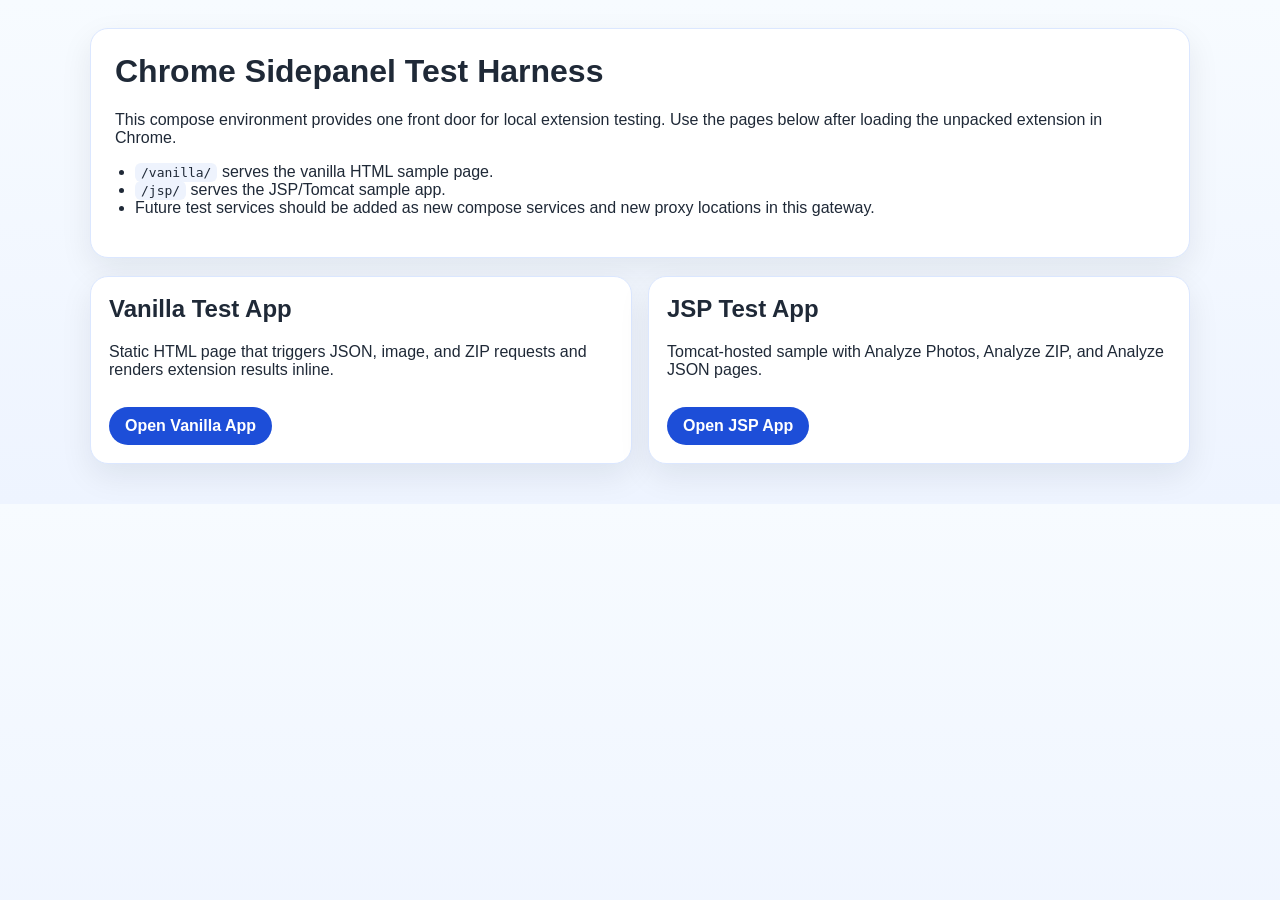
<file: tests/test-gateway/index.html>
<!DOCTYPE html>
<html lang="en">
<head>
  <meta charset="UTF-8">
  <meta name="viewport" content="width=device-width, initial-scale=1.0">
  <title>Chrome Sidepanel Test Harness</title>
  <style>
    body {
      font-family: "Segoe UI", sans-serif;
      margin: 0;
      background: linear-gradient(180deg, #f7fbff 0%, #eef4ff 100%);
      color: #1f2937;
    }

    .shell {
      max-width: 1100px;
      margin: 0 auto;
      padding: 28px 20px 40px;
    }

    .hero,
    .card {
      background: white;
      border: 1px solid #dbe7ff;
      border-radius: 18px;
      box-shadow: 0 12px 32px rgba(15, 23, 42, 0.08);
    }

    .hero {
      padding: 24px;
      margin-bottom: 18px;
    }

    .grid {
      display: grid;
      gap: 16px;
      grid-template-columns: repeat(auto-fit, minmax(280px, 1fr));
    }

    .card {
      padding: 18px;
    }

    h1, h2 {
      margin-top: 0;
    }

    a {
      display: inline-block;
      margin-top: 12px;
      text-decoration: none;
      background: #1d4ed8;
      color: white;
      padding: 10px 16px;
      border-radius: 999px;
      font-weight: 600;
    }

    code {
      background: #eef3fd;
      border-radius: 6px;
      padding: 2px 6px;
    }

    ul {
      padding-left: 20px;
    }
  </style>
</head>
<body>
  <div class="shell">
    <div class="hero">
      <h1>Chrome Sidepanel Test Harness</h1>
      <p>This compose environment provides one front door for local extension testing. Use the pages below after loading the unpacked extension in Chrome.</p>
      <ul>
        <li><code>/vanilla/</code> serves the vanilla HTML sample page.</li>
        <li><code>/jsp/</code> serves the JSP/Tomcat sample app.</li>
        <li>Future test services should be added as new compose services and new proxy locations in this gateway.</li>
      </ul>
    </div>

    <div class="grid">
      <div class="card">
        <h2>Vanilla Test App</h2>
        <p>Static HTML page that triggers JSON, image, and ZIP requests and renders extension results inline.</p>
        <a href="/vanilla/">Open Vanilla App</a>
      </div>
      <div class="card">
        <h2>JSP Test App</h2>
        <p>Tomcat-hosted sample with Analyze Photos, Analyze ZIP, and Analyze JSON pages.</p>
        <a href="/jsp/">Open JSP App</a>
      </div>
    </div>
  </div>
</body>
</html>
</file>
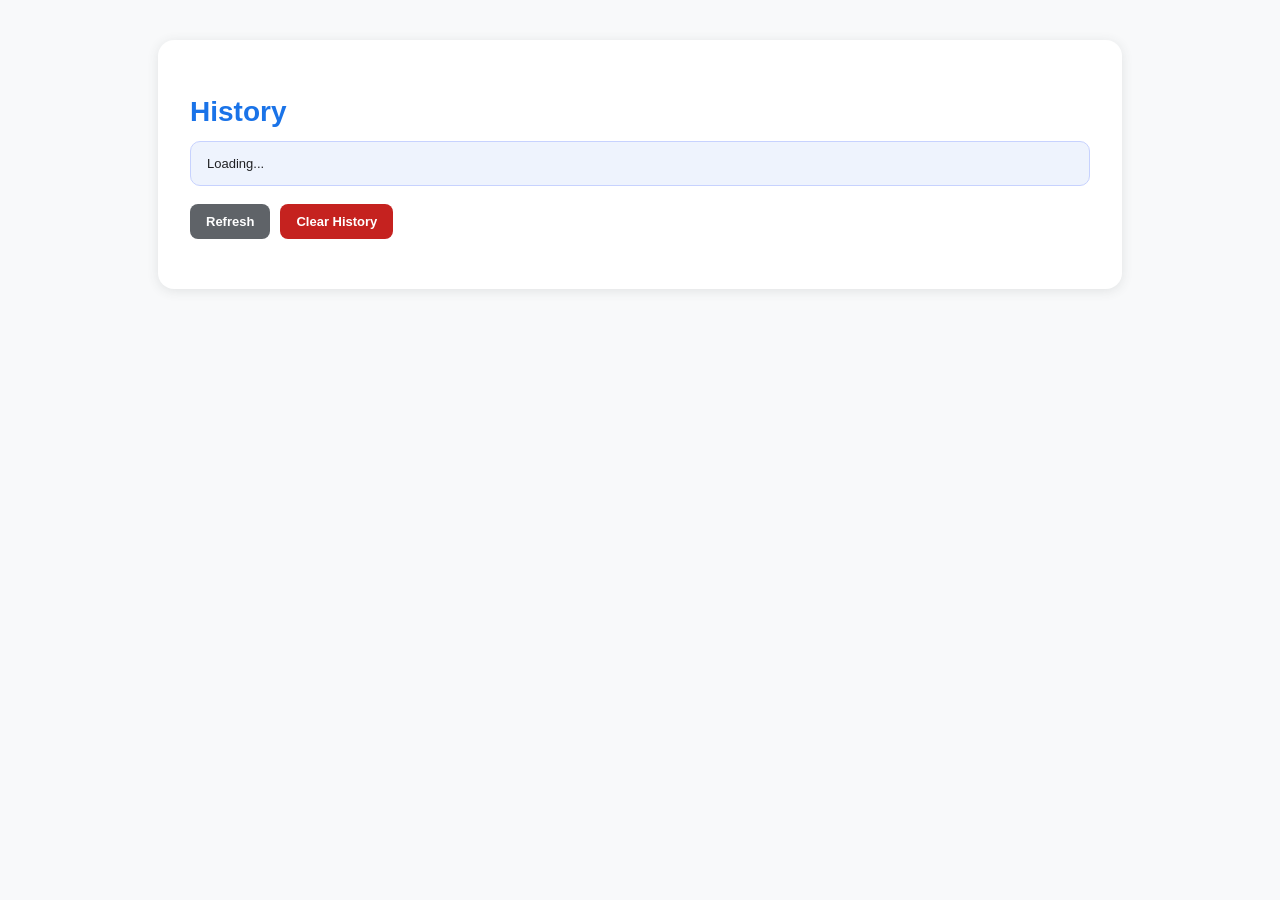
<file: ai-sidepanel/history.html>
<!DOCTYPE html>
<html>
<head>
  <meta charset="utf-8">
  <title>AI Agent Panel - History</title>
  <style>
    :root {
      --bg: #f8f9fa;
      --text: #202124;
      --card-bg: #ffffff;
      --section-bg: #fcfcfd;
      --border: #dadce0;
      --input-bg: #ffffff;
      --muted: #5f6368;
      --info-bg: #eef3fd;
      --info-border: #c7d2fe;
    }

    [data-theme="dark"] {
      --bg: #1f2229;
      --text: #e8eaed;
      --card-bg: #2a2d35;
      --section-bg: #23262e;
      --border: #4a4f5e;
      --input-bg: #262a33;
      --muted: #b0b6c1;
      --info-bg: #2b3242;
      --info-border: #4b5a78;
    }

    body {
      font-family: -apple-system, BlinkMacSystemFont, 'Segoe UI', Roboto, sans-serif;
      margin: 40px;
      background-color: var(--bg);
      line-height: 1.5;
      color: var(--text);
    }

    .container {
      max-width: 900px;
      margin: 0 auto;
      background: var(--card-bg);
      padding: 32px;
      border-radius: 16px;
      box-shadow: 0 2px 12px rgba(60, 64, 67, 0.12);
    }

    h1 {
      color: #1a73e8;
      font-size: 28px;
      margin-bottom: 8px;
      font-weight: 600;
    }

    .toolbar {
      display: flex;
      gap: 10px;
      align-items: center;
      margin-bottom: 18px;
      flex-wrap: wrap;
    }

    button {
      background-color: #1a73e8;
      color: white;
      border: none;
      padding: 10px 16px;
      border-radius: 8px;
      cursor: pointer;
      font-weight: 600;
      font-size: 13px;
    }

    button:hover { background-color: #1557b0; }
    button.secondary { background-color: #5f6368; }
    button.secondary:hover { background-color: #3c4043; }
    button.danger { background-color: #c5221f; }
    button.danger:hover { background-color: #a50e0e; }

    .mode-btn {
      background: var(--section-bg);
      color: var(--text);
      border: 1px solid var(--border);
      padding: 6px 14px;
      border-radius: 6px;
      cursor: pointer;
      font-size: 12px;
      font-weight: 500;
    }
    .mode-btn.active {
      background: #1a73e8;
      color: white;
      border-color: #1a73e8;
    }

    .muted { color: var(--muted); font-size: 13px; }

    .storage-box {
      background: var(--info-bg);
      border-radius: 10px;
      padding: 12px 16px;
      border: 1px solid var(--info-border);
      margin-bottom: 18px;
      font-size: 13px;
    }

    .history-item {
      border: 1px solid var(--border);
      border-radius: 10px;
      margin-bottom: 10px;
      background: var(--section-bg);
      overflow: hidden;
    }

    .history-header {
      display: flex;
      align-items: center;
      gap: 8px;
      padding: 10px 14px;
      cursor: pointer;
      user-select: none;
    }

    .history-title {
      flex: 1;
      font-weight: 600;
      font-size: 14px;
      white-space: nowrap;
      overflow: hidden;
      text-overflow: ellipsis;
    }

    .history-meta {
      font-size: 12px;
      color: var(--muted);
      white-space: nowrap;
    }

    .history-toggle {
      font-size: 12px;
      color: #1a73e8;
      cursor: pointer;
      white-space: nowrap;
    }

    .history-content {
      display: none;
      padding: 0 14px 14px;
    }

    .history-content.expanded {
      display: block;
    }

    .result-item {
      border: 1px solid var(--border);
      border-radius: 8px;
      margin-bottom: 8px;
      overflow: hidden;
    }

    .result-header {
      display: flex;
      align-items: center;
      gap: 8px;
      padding: 8px 12px;
      cursor: default;
      font-size: 13px;
    }

    .result-title {
      flex: 1;
      white-space: nowrap;
      overflow: hidden;
      text-overflow: ellipsis;
    }

    .result-content {
      display: none;
      padding: 8px 12px;
      font-size: 13px;
      line-height: 1.6;
      word-wrap: break-word;
    }

    .result-content.expanded {
      display: block;
    }

    pre {
      background: var(--input-bg);
      border: 1px solid var(--border);
      border-radius: 6px;
      padding: 10px;
      font-size: 12px;
      overflow: auto;
      max-height: 400px;
      white-space: pre-wrap;
      word-wrap: break-word;
    }

    .section-title {
      font-weight: 600;
      font-size: 13px;
      color: var(--text);
    }

    .status {
      margin-top: 12px;
      padding: 10px;
      border-radius: 8px;
      font-size: 13px;
      display: none;
    }
    .status.success { background-color: #e6f4ea; color: #137333; border: 1px solid #a8dab5; }
    .status.error { background-color: #fce8e6; color: #c5221f; border: 1px solid #f6aea9; }

    .markdown-content code { background: var(--input-bg); padding: 1px 4px; border-radius: 3px; font-size: 12px; }
    .markdown-content pre code { background: none; padding: 0; }
  </style>
</head>
<body>
  <div class="container">
    <h1>History</h1>
    <div class="storage-box" id="historyUsage">Loading...</div>

    <div class="toolbar">
      <button class="secondary" id="refreshBtn">Refresh</button>
      <button class="danger" id="clearBtn">Clear History</button>
    </div>

    <div id="status" class="status"></div>
    <div id="historyList"></div>
  </div>

  <script src="storage-utils.js"></script>
  <script src="history-store.js"></script>
  <script src="markdown-renderer.js"></script>
  <script src="history.js"></script>
</body>
</html>
</file>
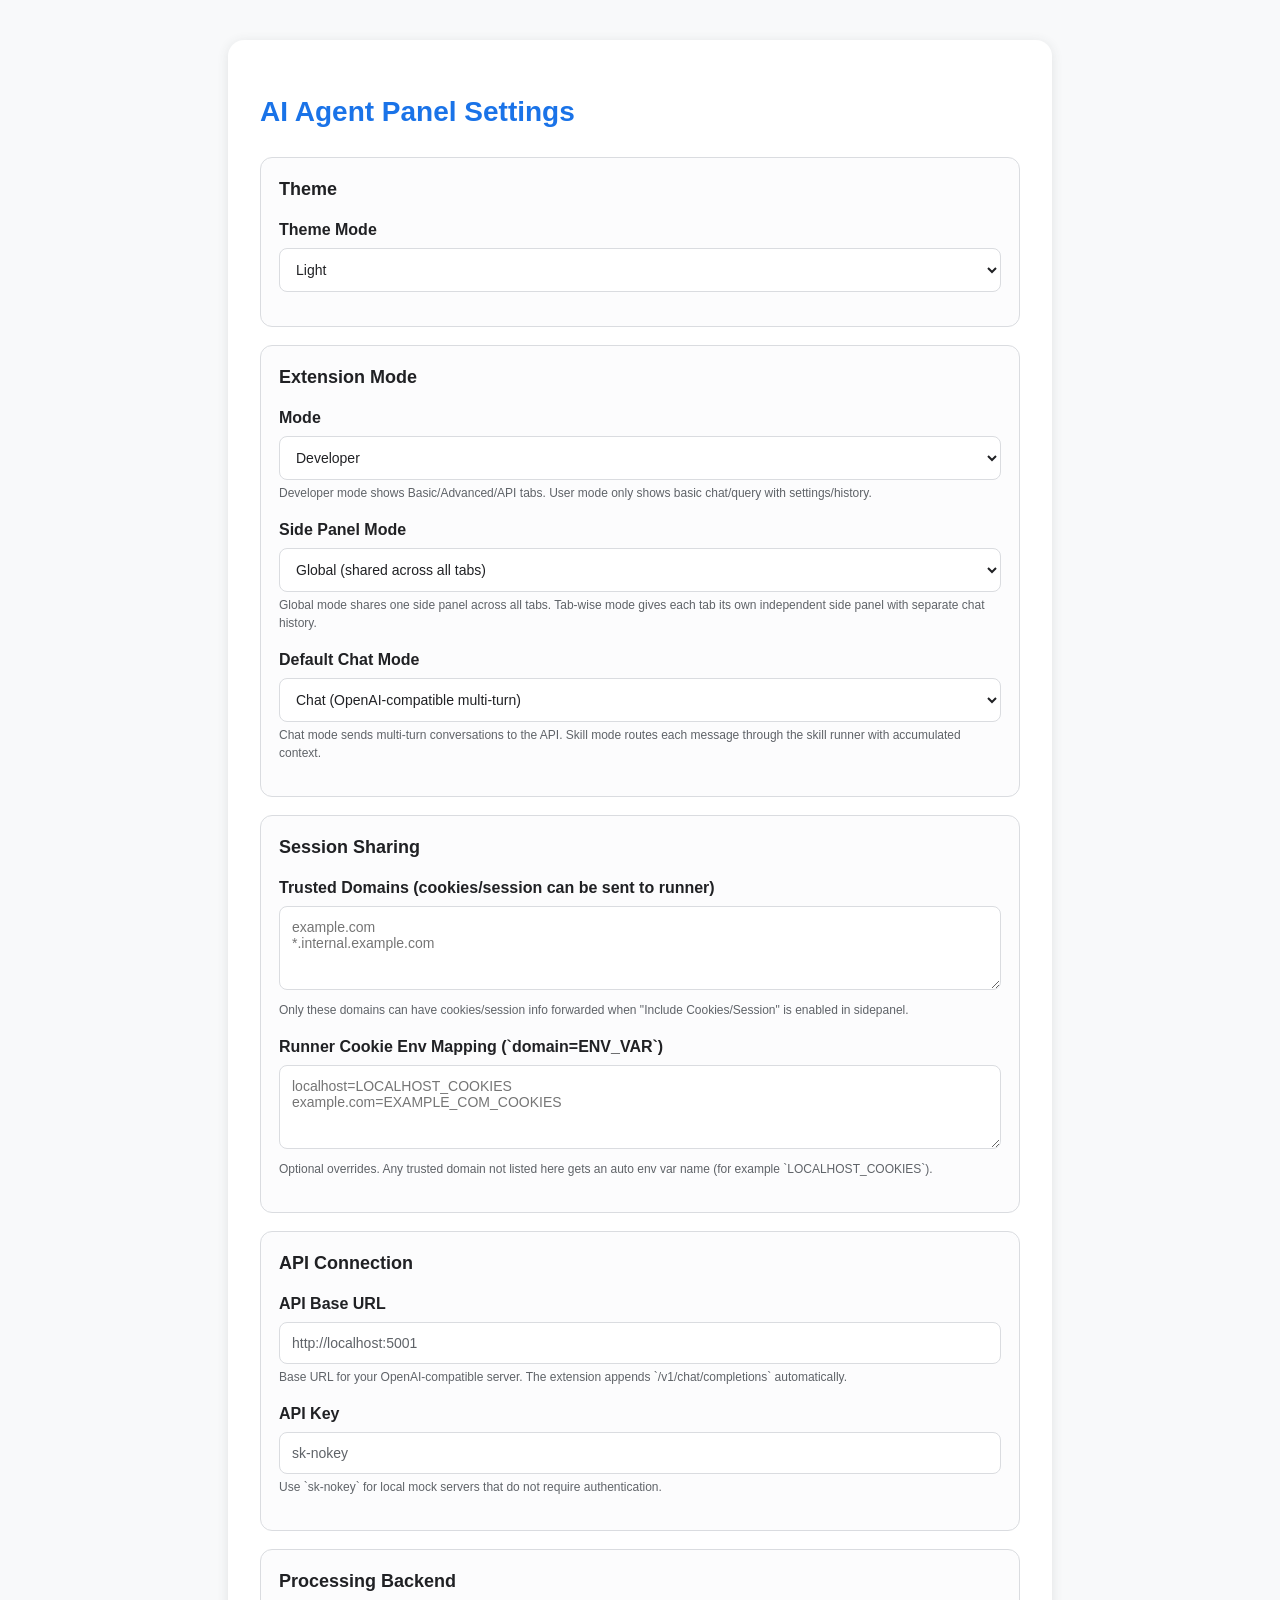
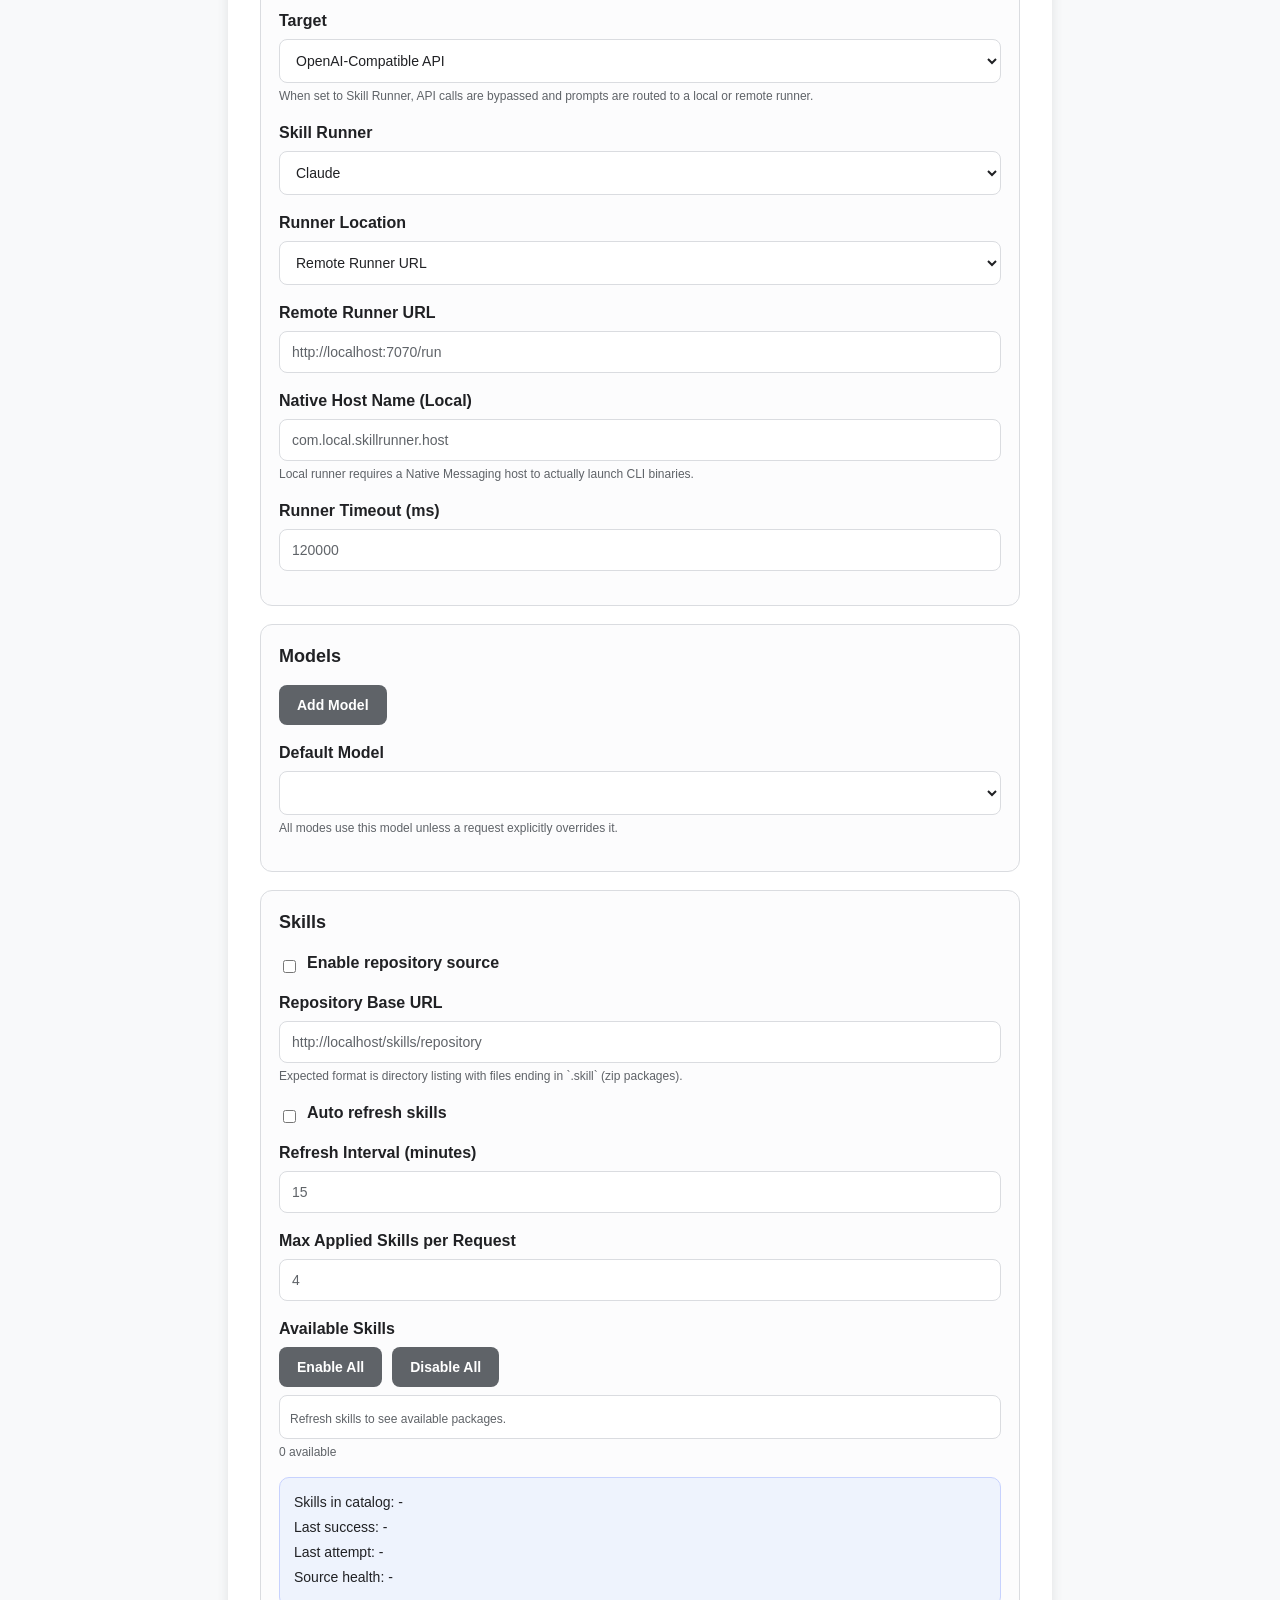
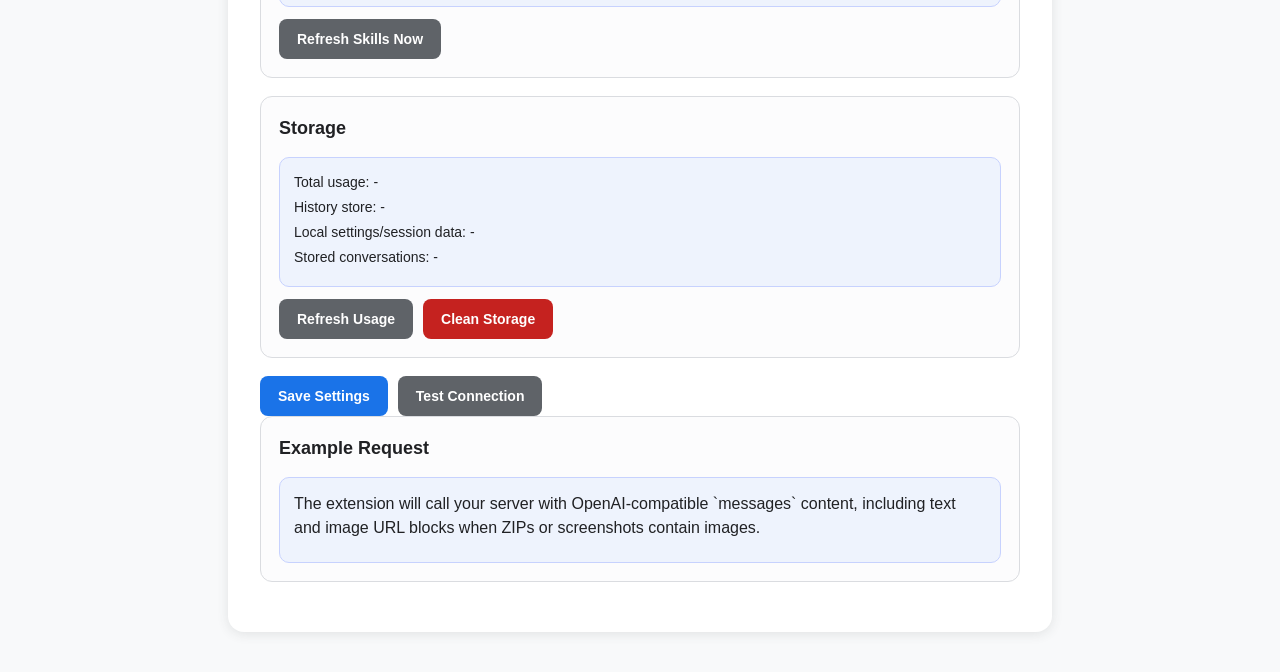
<file: ai-sidepanel/settings.html>
<!DOCTYPE html>
<html>
<head>
  <meta charset="utf-8">
  <title>AI Agent Panel Settings</title>
  <style>
    :root {
      --bg: #f8f9fa;
      --text: #202124;
      --card-bg: #ffffff;
      --section-bg: #fcfcfd;
      --border: #dadce0;
      --input-bg: #ffffff;
      --muted: #5f6368;
      --info-bg: #eef3fd;
      --info-border: #c7d2fe;
      --disabled-bg: #dadce0;
      --disabled-text: #5f6368;
    }

    [data-theme="dark"] {
      --bg: #1f2229;
      --text: #e8eaed;
      --card-bg: #2a2d35;
      --section-bg: #333641;
      --border: #4a4f5e;
      --input-bg: #262a33;
      --muted: #b0b6c1;
      --info-bg: #2b3242;
      --info-border: #4b5a78;
      --disabled-bg: #495062;
      --disabled-text: #d2d7e0;
    }

    body {
      font-family: -apple-system, BlinkMacSystemFont, 'Segoe UI', Roboto, sans-serif;
      margin: 40px;
      background-color: var(--bg);
      line-height: 1.5;
      color: var(--text);
    }

    .container {
      max-width: 760px;
      margin: 0 auto;
      background: var(--card-bg);
      padding: 32px;
      border-radius: 16px;
      box-shadow: 0 2px 12px rgba(60, 64, 67, 0.12);
    }

    h1 {
      color: #1a73e8;
      font-size: 28px;
      margin-bottom: 24px;
      font-weight: 600;
    }

    .section {
      border: 1px solid var(--border);
      border-radius: 12px;
      padding: 18px;
      margin-bottom: 18px;
      background: var(--section-bg);
    }

    .section h2 {
      margin-top: 0;
      font-size: 18px;
      color: var(--text);
    }

    .form-group {
      margin-bottom: 16px;
    }

    label {
      display: block;
      font-weight: 600;
      margin-bottom: 6px;
      color: var(--text);
    }

    input[type="text"],
    input[type="url"],
    textarea,
    select {
      width: 100%;
      padding: 12px;
      border: 1px solid var(--border);
      border-radius: 8px;
      font-size: 14px;
      box-sizing: border-box;
      background: var(--input-bg);
      color: var(--text);
    }

    .help-text {
      font-size: 12px;
      color: var(--muted);
      margin-top: 4px;
    }

    .actions,
    .model-actions {
      display: flex;
      gap: 10px;
      flex-wrap: wrap;
      align-items: center;
    }

    button {
      background-color: #1a73e8;
      color: white;
      border: none;
      padding: 12px 18px;
      border-radius: 8px;
      cursor: pointer;
      font-weight: 600;
      font-size: 14px;
    }

    button:hover {
      background-color: #1557b0;
    }

    button.secondary {
      background-color: #5f6368;
    }

    button.secondary:hover {
      background-color: #3c4043;
    }

    button.danger {
      background-color: #c5221f;
    }

    button.danger:hover {
      background-color: #a50e0e;
    }

    button:disabled {
      background-color: var(--disabled-bg);
      color: var(--disabled-text);
      cursor: not-allowed;
    }

    .status {
      margin-top: 16px;
      padding: 12px;
      border-radius: 8px;
      font-size: 14px;
      display: none;
    }

    .status.success {
      background-color: #e6f4ea;
      color: #137333;
      border: 1px solid #a8dab5;
    }

    .status.error {
      background-color: #fce8e6;
      color: #c5221f;
      border: 1px solid #f6aea9;
    }

    .status.loading {
      background-color: #e8f0fe;
      color: #174ea6;
      border: 1px solid #c7d2fe;
    }

    .model-row {
      display: grid;
      grid-template-columns: 1fr 1fr auto;
      gap: 12px;
      align-items: end;
      margin-bottom: 12px;
    }

    .storage-box,
    .example-box {
      background: var(--info-bg);
      border-radius: 10px;
      padding: 14px;
      border: 1px solid var(--info-border);
    }

    .storage-metric {
      font-size: 14px;
      margin-bottom: 4px;
      color: var(--text);
    }

    .example-code {
      font-family: 'Courier New', monospace;
      font-size: 12px;
      white-space: pre-wrap;
      margin-top: 8px;
    }

    .inline-check {
      display: flex;
      align-items: center;
      gap: 8px;
      margin-bottom: 10px;
    }

    .inline-check input {
      width: auto;
    }

    .skills-toggle-box {
      border: 1px solid var(--border);
      border-radius: 8px;
      padding: 10px;
      background: var(--input-bg);
      max-height: 220px;
      overflow: auto;
    }

    .skills-toggle-item {
      display: flex;
      align-items: center;
      gap: 8px;
      margin-bottom: 8px;
      font-size: 13px;
    }

    .skills-toggle-item:last-child {
      margin-bottom: 0;
    }

    input::placeholder {
      color: var(--muted);
      opacity: 1;
    }

    textarea {
      min-height: 84px;
      resize: vertical;
      font-family: inherit;
    }

    select,
    option {
      color: var(--text);
      background-color: var(--input-bg);
    }
  </style>
</head>
<body>
  <div class="container">
    <h1>AI Agent Panel Settings</h1>

    <form id="settingsForm">
      <div class="section">
        <h2>Theme</h2>
        <div class="form-group">
          <label for="themeMode">Theme Mode</label>
          <select id="themeMode">
            <option value="light">Light</option>
            <option value="dark">Dark</option>
          </select>
        </div>
      </div>

      <div class="section">
        <h2>Extension Mode</h2>
        <div class="form-group">
          <label for="extensionMode">Mode</label>
          <select id="extensionMode">
            <option value="developer">Developer</option>
            <option value="user">User</option>
          </select>
          <div class="help-text">Developer mode shows Basic/Advanced/API tabs. User mode only shows basic chat/query with settings/history.</div>
        </div>
        <div class="form-group">
          <label for="sidePanelMode">Side Panel Mode</label>
          <select id="sidePanelMode">
            <option value="global">Global (shared across all tabs)</option>
            <option value="tab">Tab-wise (separate panel per tab)</option>
          </select>
          <div class="help-text">Global mode shares one side panel across all tabs. Tab-wise mode gives each tab its own independent side panel with separate chat history.</div>
        </div>
        <div class="form-group">
          <label for="defaultChatMode">Default Chat Mode</label>
          <select id="defaultChatMode">
            <option value="chat">Chat (OpenAI-compatible multi-turn)</option>
            <option value="skill">Skill (Skill runner / single-request)</option>
          </select>
          <div class="help-text">Chat mode sends multi-turn conversations to the API. Skill mode routes each message through the skill runner with accumulated context.</div>
        </div>
      </div>

      <div class="section">
        <h2>Session Sharing</h2>
        <div class="form-group">
          <label for="trustedSessionDomains">Trusted Domains (cookies/session can be sent to runner)</label>
          <textarea id="trustedSessionDomains" placeholder="example.com&#10;*.internal.example.com"></textarea>
          <div class="help-text">Only these domains can have cookies/session info forwarded when "Include Cookies/Session" is enabled in sidepanel.</div>
        </div>
        <div class="form-group">
          <label for="runnerCookieEnvMap">Runner Cookie Env Mapping (`domain=ENV_VAR`)</label>
          <textarea id="runnerCookieEnvMap" placeholder="localhost=LOCALHOST_COOKIES&#10;example.com=EXAMPLE_COM_COOKIES"></textarea>
          <div class="help-text">Optional overrides. Any trusted domain not listed here gets an auto env var name (for example `LOCALHOST_COOKIES`).</div>
        </div>
      </div>

      <div class="section">
        <h2>API Connection</h2>
        <div class="form-group">
          <label for="apiUrl">API Base URL</label>
          <input type="url" id="apiUrl" placeholder="http://localhost:5001">
          <div class="help-text">Base URL for your OpenAI-compatible server. The extension appends `/v1/chat/completions` automatically.</div>
        </div>

        <div class="form-group">
          <label for="apiKey">API Key</label>
          <input type="text" id="apiKey" placeholder="sk-nokey">
          <div class="help-text">Use `sk-nokey` for local mock servers that do not require authentication.</div>
        </div>
      </div>

      <div class="section">
        <h2>Processing Backend</h2>
        <div class="form-group">
          <label for="processingTarget">Target</label>
          <select id="processingTarget">
            <option value="api">OpenAI-Compatible API</option>
            <option value="skill-runner">Skill Runner</option>
          </select>
          <div class="help-text">When set to Skill Runner, API calls are bypassed and prompts are routed to a local or remote runner.</div>
        </div>

        <div class="form-group">
          <label for="runnerType">Skill Runner</label>
          <select id="runnerType">
            <option value="claude">Claude</option>
            <option value="copilot">Copilot CLI</option>
            <option value="cursor">Cursor</option>
            <option value="cline">Cline</option>
          </select>
        </div>

        <div class="form-group">
          <label for="runnerMode">Runner Location</label>
          <select id="runnerMode">
            <option value="remote">Remote Runner URL</option>
            <option value="local">Local Runner (Native Host)</option>
          </select>
        </div>

        <div class="form-group">
          <label for="runnerRemoteUrl">Remote Runner URL</label>
          <input type="url" id="runnerRemoteUrl" placeholder="http://localhost:7070/run">
        </div>

        <div class="form-group">
          <label for="runnerNativeHostName">Native Host Name (Local)</label>
          <input type="text" id="runnerNativeHostName" placeholder="com.local.skillrunner.host">
          <div class="help-text">Local runner requires a Native Messaging host to actually launch CLI binaries.</div>
        </div>

        <div class="form-group">
          <label for="runnerTimeoutMs">Runner Timeout (ms)</label>
          <input type="text" id="runnerTimeoutMs" placeholder="120000">
        </div>
      </div>

      <div class="section">
        <h2>Models</h2>
        <div id="modelsContainer"></div>
        <div class="model-actions">
          <button type="button" id="addModelBtn" class="secondary">Add Model</button>
        </div>
        <div class="form-group" style="margin-top: 16px;">
          <label for="defaultModelId">Default Model</label>
          <select id="defaultModelId"></select>
          <div class="help-text">All modes use this model unless a request explicitly overrides it.</div>
        </div>
      </div>

      <div class="section">
        <h2>Skills</h2>
        <div class="inline-check">
          <input type="checkbox" id="skillsRepositoryEnabled">
          <label for="skillsRepositoryEnabled">Enable repository source</label>
        </div>
        <div class="form-group">
          <label for="skillsRepositoryUrl">Repository Base URL</label>
          <input type="url" id="skillsRepositoryUrl" placeholder="http://localhost/skills/repository">
          <div class="help-text">Expected format is directory listing with files ending in `.skill` (zip packages).</div>
        </div>

        <div class="inline-check">
          <input type="checkbox" id="skillsAutoRefresh">
          <label for="skillsAutoRefresh">Auto refresh skills</label>
        </div>
        <div class="form-group">
          <label for="skillsRefreshInterval">Refresh Interval (minutes)</label>
          <input type="text" id="skillsRefreshInterval" placeholder="15">
        </div>

        <div class="form-group">
          <label for="skillsMaxApplied">Max Applied Skills per Request</label>
          <input type="text" id="skillsMaxApplied" placeholder="4">
        </div>

        <div class="form-group">
          <label>Available Skills</label>
          <div class="actions" style="margin-bottom: 8px;">
            <button type="button" id="enableAllSkillsBtn" class="secondary">Enable All</button>
            <button type="button" id="disableAllSkillsBtn" class="secondary">Disable All</button>
          </div>
          <div class="skills-toggle-box" id="skillsToggleList">
            <div class="help-text">Refresh skills to see available packages.</div>
          </div>
          <div class="help-text" id="skillsToggleSummary">0 available</div>
        </div>

        <div class="storage-box">
          <div class="storage-metric" id="skillsCount">Skills in catalog: -</div>
          <div class="storage-metric" id="skillsLastSuccess">Last success: -</div>
          <div class="storage-metric" id="skillsLastAttempt">Last attempt: -</div>
          <div class="storage-metric" id="skillsSourceHealth">Source health: -</div>
          <div class="help-text" id="skillsErrors"></div>
        </div>
        <div class="actions" style="margin-top: 12px;">
          <button type="button" id="refreshSkillsBtn" class="secondary">Refresh Skills Now</button>
        </div>
      </div>

      <div class="section">
        <h2>Storage</h2>
        <div class="storage-box">
          <div class="storage-metric" id="storageTotal">Total usage: -</div>
          <div class="storage-metric" id="storageHistory">History store: -</div>
          <div class="storage-metric" id="storageLocal">Local settings/session data: -</div>
          <div class="storage-metric" id="storageCount">Stored conversations: -</div>
          <div class="help-text" id="storageUpdatedAt"></div>
        </div>
        <div class="actions" style="margin-top: 12px;">
          <button type="button" id="refreshStorageBtn" class="secondary">Refresh Usage</button>
          <button type="button" id="clearStorageBtn" class="danger">Clean Storage</button>
        </div>
      </div>

      <div class="actions">
        <button type="submit" id="saveBtn">Save Settings</button>
        <button type="button" id="testBtn" class="secondary">Test Connection</button>
      </div>
    </form>

    <div id="status" class="status"></div>

    <div class="section">
      <h2>Example Request</h2>
      <div class="example-box">
        <div>The extension will call your server with OpenAI-compatible `messages` content, including text and image URL blocks when ZIPs or screenshots contain images.</div>
        <div class="example-code" id="exampleCall"></div>
      </div>
    </div>
  </div>

  <script src="storage-utils.js"></script>
  <script src="history-store.js"></script>
  <script src="settings.js"></script>
</body>
</html>
</file>
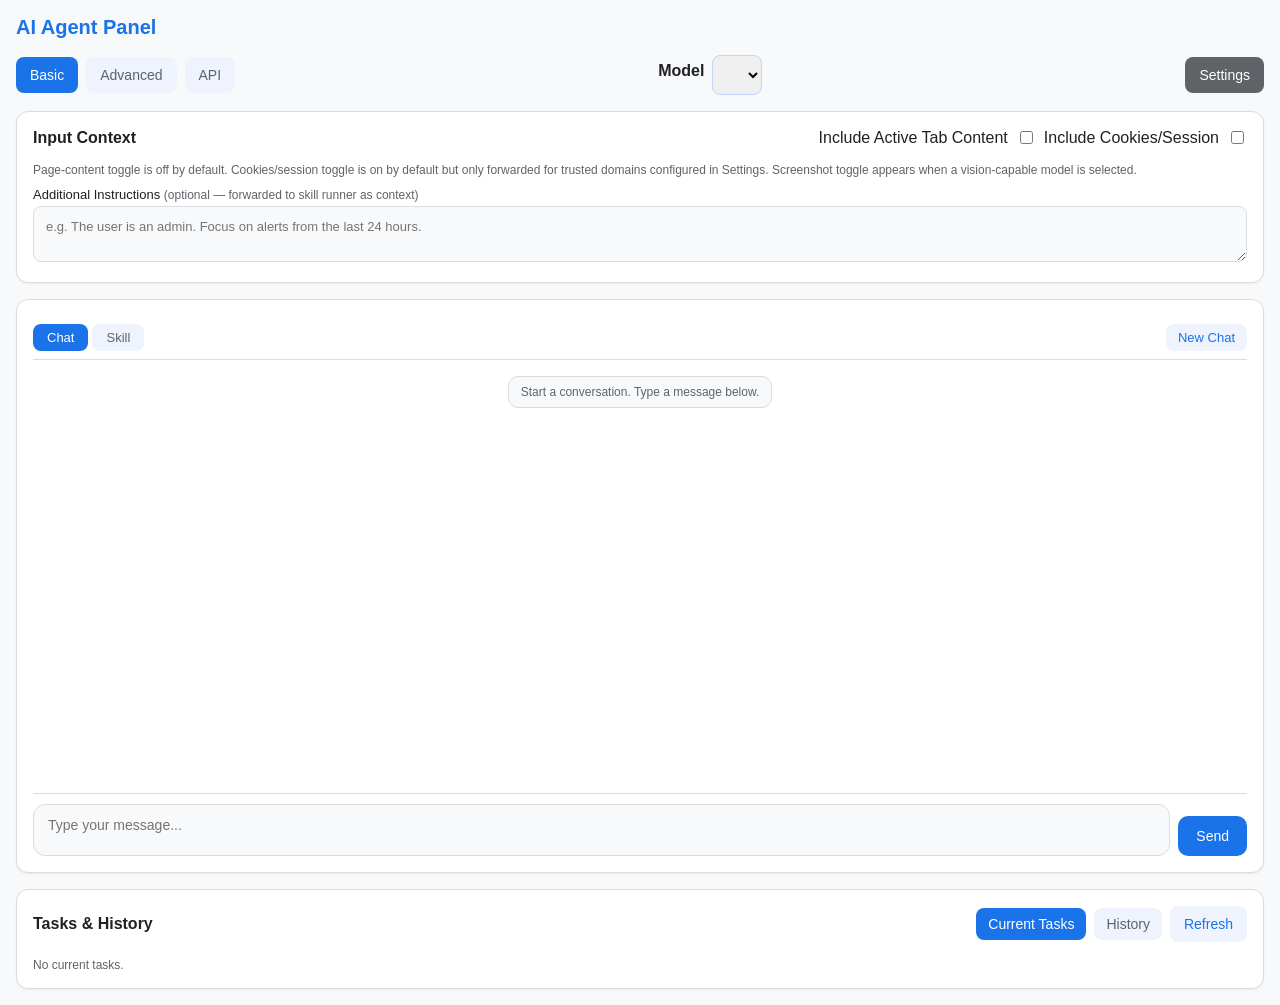
<file: ai-sidepanel/sidepanel.html>
<!DOCTYPE html>
<html>
<head>
  <meta charset="utf-8">
  <title>AI Agent Panel</title>
  <style>
    :root {
      --bg: #f8f9fa;
      --text: #202124;
      --card-bg: #ffffff;
      --border: #dadce0;
      --muted: #5f6368;
      --toolbar-bg: #f8f9fa;
    }

    [data-theme="dark"] {
      --bg: #1f2229;
      --text: #e8eaed;
      --card-bg: #2a2d35;
      --border: #4a4f5e;
      --muted: #b0b6c1;
      --toolbar-bg: #262932;
    }

    body {
      font-family: -apple-system, BlinkMacSystemFont, 'Segoe UI', Roboto, sans-serif;
      margin: 16px;
      background-color: var(--bg);
      color: var(--text);
    }

    h1 {
      color: #1a73e8;
      font-size: 20px;
      margin-bottom: 16px;
      font-weight: 600;
    }

    .toolbar,
    .mode-toggle,
    .actions {
      display: flex;
      gap: 8px;
      flex-wrap: wrap;
      align-items: center;
    }

    .toolbar {
      margin-bottom: 16px;
      justify-content: space-between;
    }

    .toolbar-group {
      display: flex;
      gap: 8px;
      align-items: center;
      flex-wrap: wrap;
    }

    .field-label,
    .section-title {
      font-weight: 600;
      margin-bottom: 8px;
      color: var(--text);
    }

    .section-card {
      background: var(--card-bg);
      border: 1px solid var(--border);
      border-radius: 12px;
      padding: 16px;
      margin-bottom: 16px;
      box-shadow: 0 1px 2px rgba(60, 64, 67, 0.08);
    }

    button,
    select {
      border-radius: 8px;
      border: 1px solid #c7d2fe;
      padding: 10px 14px;
      font-size: 14px;
    }

    button {
      background-color: #1a73e8;
      color: white;
      border: none;
      cursor: pointer;
      font-weight: 500;
    }

    button:hover {
      background-color: #1557b0;
    }

    button:disabled {
      background-color: #dadce0;
      cursor: not-allowed;
    }

    button.secondary {
      background-color: #5f6368;
    }

    button.secondary:hover {
      background-color: #3c4043;
    }

    button.ghost {
      background-color: #eef3fd;
      color: #1a73e8;
    }

    button.ghost:hover {
      background-color: #dfe8fb;
    }

    .mode-btn {
      background-color: #eef3fd;
      color: #5f6368;
    }

    .mode-btn.active {
      background-color: #1a73e8;
      color: white;
    }

    textarea,
    pre {
      width: 100%;
      min-height: 180px;
      padding: 12px;
      border: 1px solid var(--border);
      border-radius: 8px;
      box-sizing: border-box;
      font-family: 'Courier New', monospace;
      font-size: 12px;
      background-color: var(--toolbar-bg);
      color: var(--text);
    }

    textarea {
      resize: vertical;
    }

    #basicQuestion {
      min-height: 88px;
      font-family: inherit;
      font-size: 14px;
    }

    .status {
      margin-top: 12px;
      padding: 10px 12px;
      border-radius: 8px;
      font-size: 14px;
      display: none;
    }

    .status.loading {
      background-color: #e8f0fe;
      color: #174ea6;
      border: 1px solid #c7d2fe;
    }

    .status.error {
      background-color: #fce8e6;
      color: #c5221f;
      border: 1px solid #f6aea9;
    }

    .status.success {
      background-color: #e6f4ea;
      color: #137333;
      border: 1px solid #a8dab5;
    }

    .api-info {
      background: #eef3fd;
      border-radius: 10px;
      padding: 12px;
      border: 1px solid #c7d2fe;
      margin-bottom: 12px;
      font-size: 13px;
    }

    .result-item,
    .history-item,
    .task-item {
      border: 1px solid var(--border);
      border-radius: 10px;
      overflow: hidden;
      background: var(--card-bg);
      margin-top: 10px;
    }

    .result-header,
    .history-header,
    .task-header {
      display: flex;
      align-items: center;
      gap: 8px;
      padding: 12px;
      cursor: pointer;
      background: var(--toolbar-bg);
    }

    .result-title,
    .history-title,
    .task-title {
      flex: 1;
      font-weight: 600;
    }

    .result-toggle,
    .history-toggle,
    .history-meta,
    .task-toggle,
    .task-meta {
      color: #5f6368;
      font-size: 12px;
    }

    .result-content,
    .history-content,
    .task-content {
      display: none;
      padding: 14px;
      border-top: 1px solid var(--border);
    }

    .expanded {
      display: block;
    }

    .markdown-content {
      white-space: normal;
      line-height: 1.6;
    }

    .markdown-content h1, .markdown-content h2, .markdown-content h3,
    .markdown-content h4, .markdown-content h5, .markdown-content h6 {
      color: #1a73e8;
      margin-top: 18px;
      margin-bottom: 10px;
    }

    .markdown-content p,
    .markdown-content ul,
    .markdown-content ol,
    .markdown-content pre {
      margin-bottom: 12px;
    }

    .history-content pre {
      min-height: 80px;
      margin-top: 8px;
    }

    .view-toggle {
      display: flex;
      gap: 8px;
    }

    .view-toggle .mode-btn {
      padding: 8px 12px;
    }

    .muted {
      color: var(--muted);
      font-size: 12px;
    }

    /* Chat UI styles */
    .chat-container {
      display: flex;
      flex-direction: column;
      height: 60vh;
      min-height: 300px;
      max-height: 80vh;
      position: relative;
    }

    .chat-header {
      display: flex;
      align-items: center;
      justify-content: space-between;
      padding: 8px 0;
      margin-bottom: 8px;
      border-bottom: 1px solid var(--border);
    }

    .chat-mode-toggle {
      display: flex;
      gap: 4px;
    }

    .chat-mode-toggle .mode-btn {
      padding: 6px 14px;
      font-size: 13px;
    }

    .chat-messages {
      flex: 1;
      overflow-y: auto;
      padding: 8px 4px;
      display: flex;
      flex-direction: column;
      gap: 10px;
    }

    .chat-bubble {
      max-width: 85%;
      padding: 10px 14px;
      border-radius: 14px;
      font-size: 14px;
      line-height: 1.5;
      word-wrap: break-word;
    }

    .chat-bubble.user {
      align-self: flex-end;
      background-color: #1a73e8;
      color: white;
      border-bottom-right-radius: 4px;
    }

    .chat-bubble.assistant {
      align-self: flex-start;
      background-color: var(--toolbar-bg);
      color: var(--text);
      border: 1px solid var(--border);
      border-bottom-left-radius: 4px;
    }

    .chat-bubble.assistant .markdown-content {
      white-space: normal;
    }

    .chat-bubble.system-info {
      align-self: center;
      background-color: var(--toolbar-bg);
      color: var(--muted);
      font-size: 12px;
      padding: 6px 12px;
      border-radius: 10px;
      border: 1px solid var(--border);
    }

    .chat-bubble.error {
      align-self: center;
      background-color: #fce8e6;
      color: #c5221f;
      font-size: 13px;
      padding: 8px 12px;
      border-radius: 10px;
    }

    .chat-input-bar {
      display: flex;
      gap: 8px;
      padding-top: 10px;
      border-top: 1px solid var(--border);
      align-items: flex-end;
    }

    .chat-input-bar textarea {
      flex: 1;
      min-height: 52px;
      max-height: 160px;
      resize: none;
      padding: 12px 14px;
      border: 1px solid var(--border);
      border-radius: 12px;
      font-family: inherit;
      font-size: 14px;
      background-color: var(--toolbar-bg);
      color: var(--text);
      box-sizing: border-box;
    }

    .chat-input-bar button {
      padding: 12px 18px;
      border-radius: 10px;
      flex-shrink: 0;
    }

    .chat-input-bar button.cancel-btn {
      background-color: #c5221f;
      display: none;
    }

    .chat-input-bar button.cancel-btn:hover {
      background-color: #a50e0e;
    }

    .chat-typing {
      align-self: flex-start;
      color: var(--muted);
      font-size: 13px;
      font-style: italic;
      padding: 4px 8px;
    }

    /* Code block styles */
    .code-block-wrapper {
      margin: 10px 0;
      border-radius: 8px;
      overflow: hidden;
      border: 1px solid var(--border);
    }

    .code-block-header {
      display: flex;
      align-items: center;
      justify-content: space-between;
      padding: 6px 12px;
      background: var(--toolbar-bg);
      border-bottom: 1px solid var(--border);
      font-size: 12px;
    }

    .code-lang {
      color: var(--muted);
      font-size: 11px;
      text-transform: uppercase;
      letter-spacing: 0.5px;
    }

    .code-copy-btn {
      padding: 3px 10px;
      font-size: 11px;
      border-radius: 4px;
      background: #eef3fd;
      color: #1a73e8;
      border: none;
      cursor: pointer;
      font-weight: 500;
    }

    .code-copy-btn:hover {
      background: #dfe8fb;
    }

    .code-copy-btn.copied {
      background: #e6f4ea;
      color: #137333;
    }

    [data-theme="dark"] .code-copy-btn {
      background: #333a4a;
      color: #8ab4f8;
    }

    [data-theme="dark"] .code-copy-btn:hover {
      background: #3d4556;
    }

    [data-theme="dark"] .code-copy-btn.copied {
      background: #1e3a2f;
      color: #81c995;
    }

    .code-block-wrapper pre {
      margin: 0;
      min-height: auto;
      border: none;
      border-radius: 0;
      font-size: 12px;
      line-height: 1.5;
      overflow-x: auto;
    }

    .markdown-content code.inline-code {
      background: var(--toolbar-bg);
      border: 1px solid var(--border);
      border-radius: 4px;
      padding: 1px 5px;
      font-size: 13px;
      font-family: 'Courier New', monospace;
    }

    /* Table styles */
    .markdown-content .table-wrapper {
      overflow-x: auto;
      margin: 10px 0;
    }

    .markdown-content table {
      border-collapse: collapse;
      width: 100%;
      font-size: 13px;
    }

    .markdown-content table th,
    .markdown-content table td {
      border: 1px solid var(--border);
      padding: 8px 12px;
      text-align: left;
    }

    .markdown-content table th {
      background: var(--toolbar-bg);
      font-weight: 600;
    }

    .markdown-content table tr:nth-child(even) td {
      background: var(--bg);
    }

    /* Blockquote styles */
    .markdown-content blockquote {
      border-left: 3px solid #1a73e8;
      margin: 10px 0;
      padding: 8px 14px;
      background: var(--toolbar-bg);
      border-radius: 0 6px 6px 0;
      color: var(--muted);
    }

    .markdown-content hr {
      border: none;
      border-top: 1px solid var(--border);
      margin: 16px 0;
    }

    .markdown-content del {
      text-decoration: line-through;
      opacity: 0.7;
    }

    /* Assistant bubble max-width override for wide content */
    .chat-bubble.assistant {
      max-width: 95%;
    }
  </style>
</head>
<body>
  <h1>AI Agent Panel</h1>

  <div class="toolbar">
    <div class="toolbar-group mode-toggle">
      <button id="basicModeBtn" class="mode-btn active">Basic</button>
      <button id="advancedModeBtn" class="mode-btn">Advanced</button>
      <button id="apiModeBtn" class="mode-btn">API</button>
    </div>
    <div class="toolbar-group" id="developerControls">
      <label class="field-label" for="modelSelect">Model</label>
      <select id="modelSelect"></select>
    </div>
    <div class="toolbar-group">
      <button id="settingsBtn" class="secondary">Settings</button>
    </div>
  </div>

  <div class="section-card">
    <div class="toolbar">
      <div class="section-title" style="margin: 0;">Input Context</div>
      <div class="toolbar-group">
        <label for="includeTabContentToggle" style="margin: 0; font-weight: 500;">Include Active Tab Content</label>
        <input type="checkbox" id="includeTabContentToggle">
        <label for="includeSessionInfoToggle" style="margin: 0; font-weight: 500;">Include Cookies/Session</label>
        <input type="checkbox" id="includeSessionInfoToggle">
        <span id="screenshotToggleGroup" style="display:none;">
          <label for="includeScreenshotToggle" style="margin: 0; font-weight: 500;">📷 Screenshot</label>
          <input type="checkbox" id="includeScreenshotToggle">
        </span>
      </div>
    </div>
    <div class="muted">Page-content toggle is off by default. Cookies/session toggle is on by default but only forwarded for trusted domains configured in Settings. Screenshot toggle appears when a vision-capable model is selected.</div>
    <div style="margin-top: 10px;">
      <label for="additionalInstructions" style="font-weight: 500; font-size: 13px; display: block; margin-bottom: 4px;">Additional Instructions <span class="muted">(optional — forwarded to skill runner as context)</span></label>
      <textarea id="additionalInstructions" placeholder="e.g. The user is an admin. Focus on alerts from the last 24 hours." style="min-height: 52px; font-family: inherit; font-size: 13px; resize: vertical;"></textarea>
    </div>
  </div>

  <div id="basicMode" class="section-card">
    <div class="chat-container">
      <div class="chat-header">
        <div class="chat-mode-toggle">
          <button id="chatModeBtn" class="mode-btn active">Chat</button>
          <button id="skillModeBtn" class="mode-btn">Skill</button>
        </div>
        <button id="newChatBtn" class="ghost" style="padding: 6px 12px; font-size: 13px;">New Chat</button>
      </div>
      <div id="chatMessages" class="chat-messages">
        <div class="chat-bubble system-info">Start a conversation. Type a message below.</div>
      </div>
      <div class="chat-input-bar">
        <textarea id="chatInput" placeholder="Type your message..." rows="1"></textarea>
        <button id="chatSendBtn">Send</button>
        <button id="chatCancelBtn" class="cancel-btn">Stop</button>
      </div>
    </div>
  </div>

  <div id="advancedMode" class="section-card" style="display: none;">
    <div class="section-title">Structured Request Input</div>
    <div class="muted">Supports the legacy JSON format plus object payloads for images, screenshots, and ZIP/base64 attachments.</div>
    <textarea id="inputJson" placeholder='Paste request JSON here, for example:
{
  "agent": "You are a helpful assistant.",
  "name": "MULTIMODAL_SAMPLE",
  "modelId": "gpt-4o-mini",
  "params": [
    {
      "input": "Analyze this ZIP package",
      "data": {
        "type": "zip",
        "data": "BASE64_OR_DATA_URL"
      },
      "supplements": [
        "Ignore unsupported files"
      ]
    }
  ]
}'></textarea>
    <div class="actions">
      <button id="runBtn">Run Request</button>
      <button id="copyBtn" class="ghost" style="display: none;">Copy Output</button>
    </div>
    <div id="status" class="status"></div>
    <div class="section-title" style="margin-top: 16px;">JSON Output</div>
    <pre id="outputJson"></pre>
  </div>

  <div id="apiMode" class="section-card" style="display: none;">
    <div class="section-title">Latest API Session</div>
    <div class="api-info">
      <div id="apiSource">Waiting for an API request from a page.</div>
      <div><strong>Agent:</strong> <span id="apiAgent">-</span></div>
      <div><strong>Request Name:</strong> <span id="apiName">-</span></div>
      <div><strong>Model:</strong> <span id="apiModel">-</span></div>
    </div>
    <div id="apiStatus" class="status"></div>
    <div id="apiOutput"></div>
  </div>

  <div class="section-card">
    <div class="toolbar">
      <div class="section-title" style="margin: 0;">Tasks & History</div>
      <div class="toolbar-group view-toggle">
        <button id="tasksViewBtn" class="mode-btn active">Current Tasks</button>
        <button id="historyViewBtn" class="mode-btn">History</button>
        <button id="refreshHistoryBtn" class="ghost">Refresh</button>
      </div>
    </div>
    <div id="tasksPanel">
      <div class="muted" id="tasksUsage"></div>
      <div id="tasksList" class="muted">No current tasks.</div>
    </div>
    <div id="historyPanel" style="display:none;">
      <div class="muted" id="historyUsage"></div>
      <div id="historyList" class="muted">No conversations stored yet.</div>
    </div>
  </div>

  <script src="markdown-renderer.js"></script>
  <script src="storage-utils.js"></script>
  <script src="history-store.js"></script>
  <script src="zip-utils.js"></script>
  <script src="request-normalizer.js"></script>
  <script src="sidepanel.js"></script>
</body>
</html>
</file>
